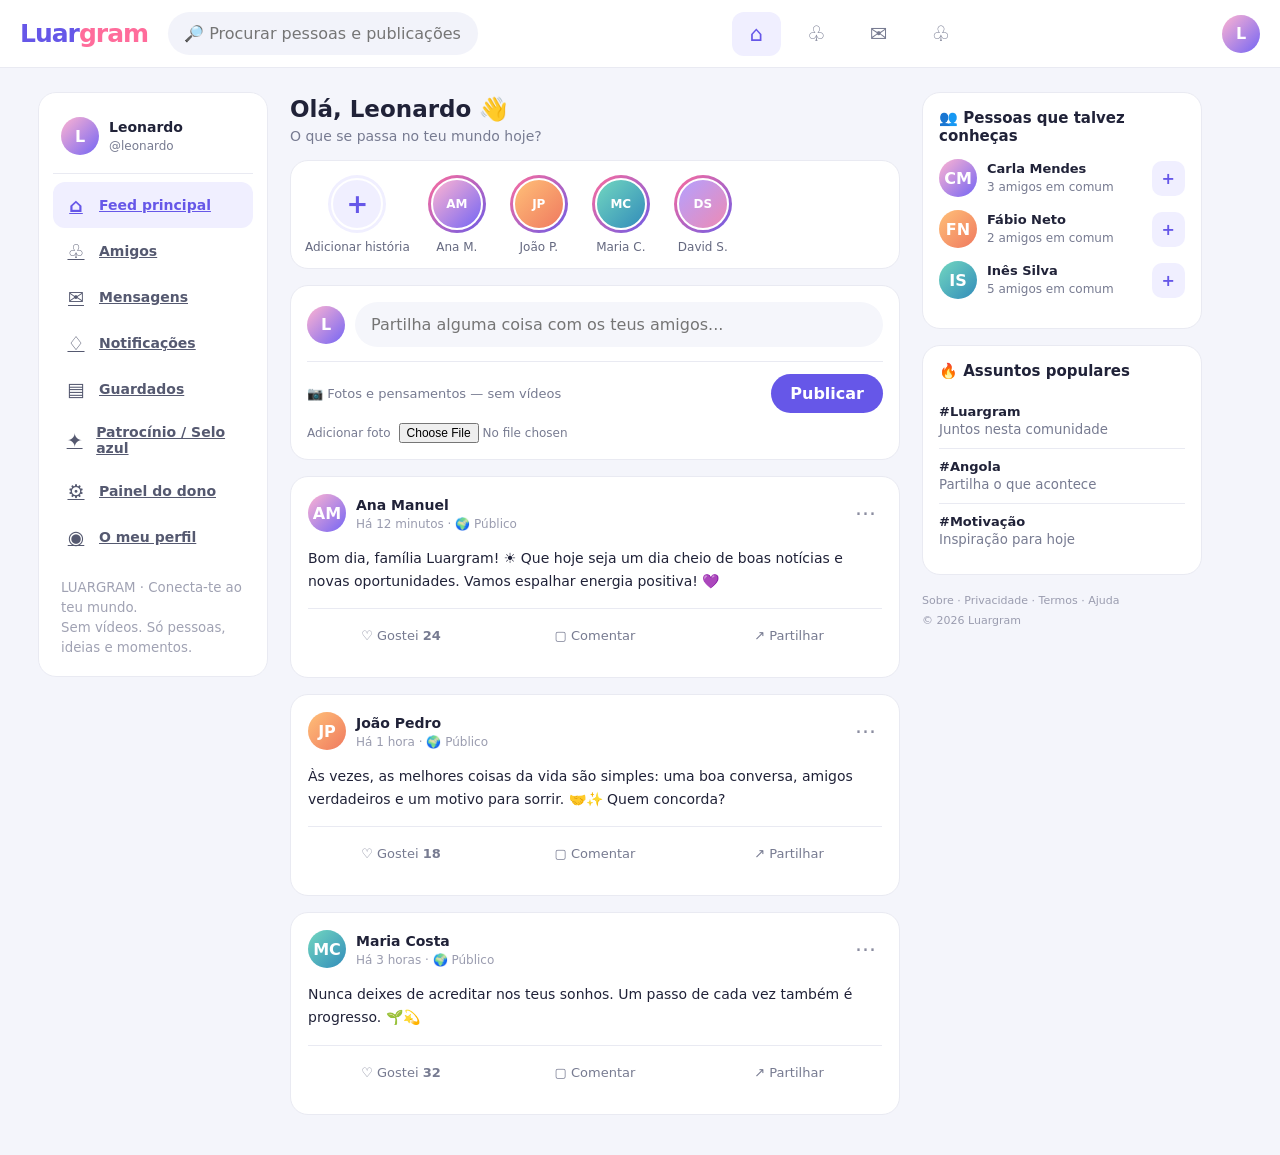
<file: index.html>
<!DOCTYPE html>
<html lang="pt">
<head>
<meta charset="UTF-8">
<meta name="viewport" content="width=device-width, initial-scale=1">
<title>Luargram — conecta-te ao teu mundo</title>
<style>
:root{--blue:#6657e8;--blue2:#5142d5;--bg:#f4f5fb;--card:#fff;--text:#202238;--muted:#777b91;--line:#e9eaf2;--pink:#ff6c9b}
*{box-sizing:border-box}body{margin:0;background:var(--bg);font-family:Inter,system-ui,-apple-system,Segoe UI,sans-serif;color:var(--text)}
button,input,textarea{font:inherit}button{cursor:pointer;border:0}.top{height:68px;background:#fff;border-bottom:1px solid var(--line);display:flex;align-items:center;gap:20px;padding:0 max(18px,calc((100% - 1240px)/2));position:sticky;top:0;z-index:5}
.brand{font-size:25px;font-weight:850;letter-spacing:-1px;color:var(--blue);white-space:nowrap}.brand span{color:var(--pink)}
.search{background:#f2f3fa;border:0;border-radius:24px;padding:12px 16px;max-width:310px;width:100%;outline:none}.topnav{display:flex;gap:8px;margin:auto}.navbtn{background:transparent;color:var(--muted);font-size:21px;padding:10px 18px;border-radius:12px}.navbtn.active,.navbtn:hover{background:#f0efff;color:var(--blue)}.avatar{width:38px;height:38px;border-radius:50%;background:linear-gradient(135deg,#ffb4d1,#7465f4);display:grid;place-items:center;color:white;font-weight:800;flex-shrink:0}
.layout{max-width:1240px;margin:24px auto;padding:0 18px;display:grid;grid-template-columns:230px minmax(0,610px) 280px;gap:22px}.panel,.post,.composer,.stories{background:var(--card);border:1px solid var(--line);border-radius:18px}.side{position:sticky;top:88px;align-self:start;padding:14px}.profile-mini{display:flex;align-items:center;gap:10px;padding:10px 8px 18px;border-bottom:1px solid var(--line);margin-bottom:8px}.profile-mini strong{display:block;font-size:14px}.muted{color:var(--muted);font-size:12px}.sideitem{display:flex;align-items:center;gap:12px;padding:12px;border-radius:12px;color:#555970;font-weight:600;font-size:14px}.sideitem:hover,.sideitem.sel{background:#f0efff;color:var(--blue)}.sideitem i{font-style:normal;font-size:19px;width:22px;text-align:center}.side small{display:block;color:#a0a2b3;line-height:1.5;padding:18px 8px 4px}
.center{min-width:0}.welcome{margin:4px 0 16px}.welcome h2{margin:0 0 5px;font-size:23px}.welcome p{margin:0;color:var(--muted);font-size:14px}.stories{padding:14px;display:flex;gap:12px;overflow:auto;margin-bottom:16px}.story{min-width:70px;text-align:center;font-size:12px;color:#656980}.storyring{padding:3px;border-radius:50%;background:linear-gradient(135deg,#ff6c9b,#6c5ce7);width:58px;height:58px;margin:0 auto 7px}.storyring .avatar{width:52px;height:52px;border:2px solid white}.story.add .storyring{background:#f0efff}.story.add .avatar{background:#f0efff;color:var(--blue);font-size:26px}
.composer{padding:16px;margin-bottom:16px}.compose-top{display:flex;gap:10px;align-items:center}.compose-top input{flex:1;min-width:0;border:0;background:#f5f6fb;padding:13px 16px;border-radius:24px;outline:none}.compose-actions{display:flex;justify-content:space-between;align-items:center;border-top:1px solid var(--line);margin-top:14px;padding-top:12px}.compose-actions span{font-size:13px;color:var(--muted)}.primary{background:var(--blue);color:#fff;padding:10px 19px;border-radius:22px;font-weight:700}.primary:hover{background:var(--blue2)}
.post{padding:17px;margin-bottom:16px}.posthead{display:flex;align-items:center;gap:10px}.posthead .meta{flex:1}.posthead strong{font-size:14px}.posthead .when{display:block;color:#9a9caf;font-size:12px;margin-top:3px}.more{background:transparent;color:#8b8da0;font-size:22px}.posttext{font-size:14px;line-height:1.65;margin:15px 0}.postimage{width:100%;max-height:340px;object-fit:cover;border-radius:13px;background:#f0efff;display:block}.postactions{display:flex;gap:8px;border-top:1px solid var(--line);margin-top:14px;padding-top:11px}.action{flex:1;background:transparent;color:#777b91;padding:8px 4px;border-radius:9px;font-size:13px}.action:hover,.action.liked{background:#f0efff;color:var(--blue)}.commentbox{display:none;margin-top:12px;gap:8px}.commentbox.show{display:flex}.commentbox input{flex:1;min-width:0;border:1px solid var(--line);border-radius:20px;padding:10px 13px;outline:none}.commentlist{font-size:13px;margin-top:9px;color:#555970}.right{padding:16px;margin-bottom:16px}.right h3{font-size:15px;margin:0 0 14px}.friend{display:flex;align-items:center;gap:10px;margin:13px 0}.friend .info{flex:1}.friend strong{font-size:13px;display:block}.addfriend{color:var(--blue);background:#f0efff;border-radius:10px;padding:8px 10px;font-weight:700}.trend{padding:10px 0;border-bottom:1px solid var(--line)}.trend:last-child{border:0}.trend strong{font-size:13px;display:block}.trend small{color:var(--muted)}.foot{font-size:11px;color:#9a9caf;line-height:1.8}.empty{display:none;text-align:center;padding:30px;color:var(--muted)}
@media(max-width:1050px){.layout{grid-template-columns:205px minmax(0,1fr)}.rightcol{display:none}.topnav{margin-left:auto;margin-right:0}.search{max-width:220px}}
@media(max-width:700px){.top{height:60px;padding:0 12px;gap:10px}.brand{font-size:22px}.search{max-width:none;flex:1;padding:10px 12px;width:90px}.topnav{display:none}.top .avatar{width:34px;height:34px}.layout{display:block;margin:15px auto;padding:0 10px}.leftcol{display:none}.welcome h2{font-size:21px}.stories{border-radius:15px}.post,.composer{padding:13px;border-radius:15px}.postactions{gap:2px}.action{font-size:12px}.compose-actions span{font-size:12px}}
</style>
</head>
<body>
<header class="top">
  <div class="brand">Luar<span>gram</span></div>
  <input class="search" id="search" placeholder="🔎 Procurar pessoas e publicações" aria-label="Pesquisar">
  <nav class="topnav" aria-label="Navegação"><button class="navbtn active" title="Início">⌂</button><button class="navbtn" title="Amigos" onclick="notify('A área de amigos está em demonstração.')">♧</button><button class="navbtn" title="Mensagens" onclick="notify('As mensagens serão ligadas numa próxima versão.')">✉</button><button class="navbtn" title="Notificações" onclick="notify('Não tens novas notificações.')">♧</button></nav>
  <div class="avatar" title="O teu perfil">L</div>
</header>
<div class="layout">
<aside class="leftcol">
 <div class="panel side">
  <div class="profile-mini"><div class="avatar">L</div><div><strong>Leonardo</strong><span class="muted">@leonardo</span></div></div>
  <a class="sideitem sel" href="#"><i>⌂</i> Feed principal</a>
  <a class="sideitem" href="#amigos"><i>♧</i> Amigos</a>
  <a class="sideitem" href="#mensagens" onclick="notify('Mensagens: em breve!')"><i>✉</i> Mensagens</a>
  <a class="sideitem" href="#notificacoes" onclick="notify('Não tens novas notificações.')"><i>♢</i> Notificações</a>
  <a class="sideitem" href="#guardados" onclick="notify('Publicações guardadas: em breve!')"><i>▤</i> Guardados</a>
  <a class="sideitem" href="#servicos" onclick="openPay()"><i>✦</i> Patrocínio / Selo azul</a>
  <a class="sideitem" href="#admin" onclick="openAdmin()"><i>⚙</i> Painel do dono</a>
  <a class="sideitem" href="#perfil" onclick="notify('Perfil de demonstração.')"><i>◉</i> O meu perfil</a>
  <small>LUARGRAM · Conecta-te ao teu mundo.<br>Sem vídeos. Só pessoas, ideias e momentos.</small>
 </div>
</aside>
<main class="center">
 <div class="welcome"><h2>Olá, Leonardo 👋</h2><p>O que se passa no teu mundo hoje?</p></div>
 <section class="stories" aria-label="Histórias">
  <div class="story add"><div class="storyring"><div class="avatar">+</div></div><span>Adicionar história</span></div>
  <div class="story"><div class="storyring"><div class="avatar">AM</div></div><span>Ana M.</span></div>
  <div class="story"><div class="storyring"><div class="avatar" style="background:linear-gradient(135deg,#ffc078,#ef795f)">JP</div></div><span>João P.</span></div>
  <div class="story"><div class="storyring"><div class="avatar" style="background:linear-gradient(135deg,#72d7c0,#328cba)">MC</div></div><span>Maria C.</span></div>
  <div class="story"><div class="storyring"><div class="avatar" style="background:linear-gradient(135deg,#b4a0ff,#ed8ab4)">DS</div></div><span>David S.</span></div>
 </section>
 <section class="composer">
  <div class="compose-top"><div class="avatar">L</div><input id="postInput" placeholder="Partilha alguma coisa com os teus amigos..." maxlength="1000"></div>
  <div class="compose-actions"><span>📷 Fotos e pensamentos — sem vídeos</span><button class="primary" onclick="publish()">Publicar</button></div>
  <label style="display:flex;align-items:center;gap:8px;font-size:12px;color:#777b91;margin-top:10px">Adicionar foto <input id="photoInput" type="file" accept="image/*" style="max-width:190px;font-size:12px"></label>
 </section>
 <div id="feed">
  <article class="post" data-search="ana manuel bom dia comunidade amizade">
   <div class="posthead"><div class="avatar">AM</div><div class="meta"><strong>Ana Manuel</strong><span class="when">Há 12 minutos · 🌍 Público</span></div><button class="more" aria-label="Mais opções">···</button></div>
   <p class="posttext">Bom dia, família Luargram! ☀️ Que hoje seja um dia cheio de boas notícias e novas oportunidades. Vamos espalhar energia positiva! 💜</p>
   <div class="postactions"><button class="action" onclick="like(this)">♡ <span>Gostei</span> <b>24</b></button><button class="action" onclick="toggleComments(this)">▢ Comentar</button><button class="action" onclick="sharePost(this)">↗ Partilhar</button></div>
   <div class="commentbox"><input placeholder="Escreve um comentário..." maxlength="300"><button class="primary" onclick="comment(this)">Enviar</button></div><div class="commentlist"></div>
  </article>
  <article class="post" data-search="joão pedro luanda amigos fim de semana">
   <div class="posthead"><div class="avatar" style="background:linear-gradient(135deg,#ffc078,#ef795f)">JP</div><div class="meta"><strong>João Pedro</strong><span class="when">Há 1 hora · 🌍 Público</span></div><button class="more" aria-label="Mais opções">···</button></div>
   <p class="posttext">Às vezes, as melhores coisas da vida são simples: uma boa conversa, amigos verdadeiros e um motivo para sorrir. 🤝✨ Quem concorda?</p>
   <div class="postactions"><button class="action" onclick="like(this)">♡ <span>Gostei</span> <b>18</b></button><button class="action" onclick="toggleComments(this)">▢ Comentar</button><button class="action" onclick="sharePost(this)">↗ Partilhar</button></div>
   <div class="commentbox"><input placeholder="Escreve um comentário..." maxlength="300"><button class="primary" onclick="comment(this)">Enviar</button></div><div class="commentlist"></div>
  </article>
  <article class="post" data-search="maria costa motivação sonhos">
   <div class="posthead"><div class="avatar" style="background:linear-gradient(135deg,#72d7c0,#328cba)">MC</div><div class="meta"><strong>Maria Costa</strong><span class="when">Há 3 horas · 🌍 Público</span></div><button class="more" aria-label="Mais opções">···</button></div>
   <p class="posttext">Nunca deixes de acreditar nos teus sonhos. Um passo de cada vez também é progresso. 🌱💫</p>
   <div class="postactions"><button class="action" onclick="like(this)">♡ <span>Gostei</span> <b>32</b></button><button class="action" onclick="toggleComments(this)">▢ Comentar</button><button class="action" onclick="sharePost(this)">↗ Partilhar</button></div>
   <div class="commentbox"><input placeholder="Escreve um comentário..." maxlength="300"><button class="primary" onclick="comment(this)">Enviar</button></div><div class="commentlist"></div>
  </article>
 </div>
 <div class="empty" id="empty">Não encontrámos publicações com essa pesquisa.</div>
</main>
<aside class="rightcol">
 <section class="panel right" id="amigos"><h3>👥 Pessoas que talvez conheças</h3>
  <div class="friend"><div class="avatar">CM</div><div class="info"><strong>Carla Mendes</strong><span class="muted">3 amigos em comum</span></div><button class="addfriend" onclick="addFriend(this)">+</button></div>
  <div class="friend"><div class="avatar" style="background:linear-gradient(135deg,#ffc078,#ef795f)">FN</div><div class="info"><strong>Fábio Neto</strong><span class="muted">2 amigos em comum</span></div><button class="addfriend" onclick="addFriend(this)">+</button></div>
  <div class="friend"><div class="avatar" style="background:linear-gradient(135deg,#72d7c0,#328cba)">IS</div><div class="info"><strong>Inês Silva</strong><span class="muted">5 amigos em comum</span></div><button class="addfriend" onclick="addFriend(this)">+</button></div>
 </section>
 <section class="panel right"><h3>🔥 Assuntos populares</h3>
  <div class="trend"><strong>#Luargram</strong><small>Juntos nesta comunidade</small></div><div class="trend"><strong>#Angola</strong><small>Partilha o que acontece</small></div><div class="trend"><strong>#Motivação</strong><small>Inspiração para hoje</small></div>
 </section>
 <div class="foot">Sobre · Privacidade · Termos · Ajuda<br>© 2026 Luargram</div>
</aside>
</div>

<style>
.modalback{display:none;position:fixed;inset:0;background:rgba(25,22,54,.55);z-index:20;align-items:center;justify-content:center;padding:16px}
.modalback.open{display:flex}.modal{background:#fff;width:min(100%,520px);max-height:90vh;overflow:auto;border-radius:20px;padding:22px;box-shadow:0 20px 70px #17133a33}.modal h2{margin:0 0 8px;font-size:22px}.modal p{color:#73778d;font-size:14px;line-height:1.55}.modalhead{display:flex;justify-content:space-between;align-items:center;margin-bottom:15px}.close{background:#f1f1f8;border-radius:50%;width:35px;height:35px;font-size:20px}.field{display:block;margin:12px 0;font-size:13px;font-weight:700;color:#555970}.field input,.field select,.field textarea{display:block;width:100%;margin-top:6px;padding:12px;border:1px solid #e4e5ef;border-radius:11px;background:white;outline-color:#6657e8}.servicechoice{display:flex;gap:10px;margin:14px 0}.servicechoice button{flex:1;text-align:left;border:1px solid #e5e5f0;background:#fafaff;border-radius:13px;padding:14px;color:#303149}.servicechoice button.chosen{border:2px solid #6657e8;background:#f3f1ff}.price{font-weight:800;font-size:20px;display:block;margin-top:7px;color:#5142d5}.notice{padding:12px;border-radius:12px;background:#f4f2ff;color:#5142d5;font-size:13px;line-height:1.5}.status{display:inline-block;border-radius:20px;padding:5px 9px;font-size:11px;font-weight:800;background:#fff0d8;color:#966100}.adminstats{display:grid;grid-template-columns:repeat(3,1fr);gap:8px;margin:14px 0}.stat{background:#f6f6fc;border-radius:12px;padding:12px}.stat strong{display:block;font-size:21px}.stat small{font-size:11px;color:#777b91}.request{border:1px solid #e8e8f2;border-radius:13px;padding:13px;margin:10px 0}.requesttop{display:flex;justify-content:space-between;gap:8px;align-items:center}.request small{color:#777b91}.adminbtns{display:flex;gap:8px;margin-top:10px}.approve{background:#e6f8ee;color:#187849;border-radius:9px;padding:9px 12px;font-weight:700}.reject{background:#fff0f0;color:#b33c4a;border-radius:9px;padding:9px 12px;font-weight:700}.secondary{background:#f1f1f8;color:#555970;border-radius:10px;padding:10px 13px;font-weight:700}.adminlock{background:#fff7e8;padding:12px;border-radius:12px;color:#805d15;font-size:13px;line-height:1.5}
</style>
<div class="modalback" id="payModal" role="dialog" aria-modal="true" aria-label="Patrocínio e selo azul">
 <div class="modal">
  <div class="modalhead"><div><div class="brand">Luar<span>gram</span></div><h2 style="margin-top:8px">Patrocínio e Selo azul</h2></div><button class="close" onclick="closeModal('payModal')">×</button></div>
  <p>Escolhe o serviço que pretendes solicitar. O pedido só será ativado depois de o administrador confirmar o pagamento.</p>
  <div class="servicechoice">
   <button id="chooseAd" class="chosen" onclick="chooseService('Publicidade')">📣 <b>Patrocínio de publicidade</b><span class="price" id="adPrice">500 Kz</span></button>
   <button id="chooseBlue" onclick="chooseService('Selo azul')">☑️ <b>Selo azul</b><span class="price" id="bluePrice">1.000 Kz</span></button>
  </div>
  <label class="field">O teu nome<input id="payCustomer" placeholder="O teu nome completo" maxlength="100" required></label>
  <label class="field">Nome da conta ou página<input id="payName" placeholder="Ex.: Loja do João" maxlength="100" required></label>
  <label class="field">Detalhes do pedido<textarea id="payDetails" rows="2" placeholder="Explica brevemente o que pretendes promover ou verificar"></textarea></label>
  <div class="notice"><b>Pagamento via Multicaixa Express</b><br>Número indicado pelo proprietário:<br><strong style="font-size:20px;letter-spacing:1px">944 589 164</strong><br>Efetua o pagamento apenas depois de confirmares o valor com o responsável. Este protótipo não confirma transferências automaticamente.</div>
  <label class="field">Referência / código da operação (se disponível)<input id="payReference" placeholder="Código da operação"></label>
  <label class="field">Enviar comprovativo (JPG, PNG, WEBP ou PDF; máximo 5 MB)<input id="receipt" type="file" accept="image/jpeg,image/png,image/webp,application/pdf" required></label>
  <p style="font-size:12px">O pedido será guardado no servidor e ficará pendente até o administrador confirmar manualmente o pagamento.</p>
  <button class="primary" style="width:100%" onclick="submitPayment()">Enviar pedido para aprovação</button>
  <div id="payMessage" class="notice" style="display:none;margin-top:12px"></div>
 </div>
</div>
<script>
let chosenService='Publicidade';
let demoPrices={Publicidade:500,'Selo azul':1000};
function openPay(){document.getElementById('payModal').classList.add('open')}
function openAdmin(){window.location.href='/admin.html'}
function closeModal(id){document.getElementById(id).classList.remove('open')}
function chooseService(service){chosenService=service;document.getElementById('chooseAd').classList.toggle('chosen',service==='Publicidade');document.getElementById('chooseBlue').classList.toggle('chosen',service==='Selo azul')}
function fmtPrice(n){return Number(n).toLocaleString('pt-PT')+' Kz'}
async function submitPayment(){
 const customer=document.getElementById('payCustomer').value.trim(),name=document.getElementById('payName').value.trim(),file=document.getElementById('receipt').files[0],reference=document.getElementById('payReference').value.trim();
 if(!customer||!name){notify('Preenche o teu nome e o nome da conta/página.');return}if(!file){notify('Anexa o comprovativo do pagamento.');return}
 const form=new FormData();form.append('customer_name',customer);form.append('account_name',name);form.append('payment_type',chosenService==='Selo azul'?'blue_badge':'advertising_sponsorship');form.append('transaction_reference',reference);form.append('receipt',file);
 const msg=document.getElementById('payMessage');msg.style.display='block';msg.textContent='A enviar pedido...';
 try{const response=await fetch('/api/payments',{method:'POST',body:form,credentials:'same-origin'});const data=await response.json();if(!response.ok)throw new Error(data.error||'Não foi possível enviar o pedido.');msg.textContent=data.message+' Número do pedido: '+data.request_id+'. Guarda este número.';document.getElementById('payCustomer').value='';document.getElementById('payName').value='';document.getElementById('payReference').value='';document.getElementById('receipt').value=''}catch(e){msg.textContent=e.message||'Erro de ligação. Tenta novamente'}
}
</script>

<script>
const $=s=>document.querySelector(s);
function notify(msg){alert(msg)}
function like(btn){let b=btn.querySelector('b'),liked=btn.classList.toggle('liked');b.textContent=Number(b.textContent)+(liked?1:-1);btn.querySelector('span').textContent=liked?'Gostaste':'Gostei';btn.firstChild.textContent=liked?'♥ ':'♡ '}
function toggleComments(btn){btn.closest('.post').querySelector('.commentbox').classList.toggle('show')}
function comment(btn){let box=btn.parentElement,input=box.querySelector('input'),val=input.value.trim();if(!val)return;let list=box.nextElementSibling,el=document.createElement('div');el.textContent='Tu: '+val;el.style.cssText='padding:8px 10px;background:#f5f6fb;border-radius:10px;margin-top:6px';list.appendChild(el);input.value=''}
function sharePost(btn){let p=btn.closest('.post').querySelector('.posttext').innerText;if(navigator.share)navigator.share({title:'Luargram',text:p}).catch(()=>{});else if(navigator.clipboard)navigator.clipboard.writeText(p).then(()=>notify('Texto da publicação copiado!')).catch(()=>notify(p));else notify(p)}
function addFriend(btn){btn.textContent=btn.textContent==='+'?'✓':'+';btn.style.background=btn.textContent==='✓'?'#e8f8ef':'#f0efff';btn.style.color=btn.textContent==='✓'?'#188653':'#5142d5'}
function publish(){let input=$('#postInput'),txt=input.value.trim(),file=$('#photoInput').files[0];if(!txt&&!file){notify('Escreve alguma coisa ou escolhe uma foto antes de publicar.');return}let post=document.createElement('article');post.className='post';post.dataset.search=(txt||'').toLowerCase();let safe=document.createElement('p');safe.className='posttext';safe.textContent=txt;post.innerHTML='<div class="posthead"><div class="avatar">L</div><div class="meta"><strong>Leonardo</strong><span class="when">Agora mesmo · 🌍 Público</span></div></div>';if(txt)post.appendChild(safe);if(file){if(!file.type.startsWith('image/')){notify('Escolhe um ficheiro de imagem.');return}let img=document.createElement('img');img.className='postimage';img.alt='Foto publicada';img.src=URL.createObjectURL(file);post.appendChild(img)}post.insertAdjacentHTML('beforeend','<div class="postactions"><button class="action" onclick="like(this)">♡ <span>Gostei</span> <b>0</b></button><button class="action" onclick="toggleComments(this)">▢ Comentar</button><button class="action" onclick="sharePost(this)">↗ Partilhar</button></div><div class="commentbox"><input placeholder="Escreve um comentário..." maxlength="300"><button class="primary" onclick="comment(this)">Enviar</button></div><div class="commentlist"></div>');$('#feed').prepend(post);input.value='';$('#photoInput').value='';post.scrollIntoView({behavior:'smooth',block:'start'})}
$('#search').addEventListener('input',e=>{let q=e.target.value.toLowerCase().trim(),shown=0;document.querySelectorAll('.post').forEach(p=>{let yes=(p.innerText+' '+(p.dataset.search||'')).toLowerCase().includes(q);p.style.display=yes?'block':'none';if(yes)shown++});$('#empty').style.display=shown?'none':'block'});
document.querySelectorAll('.navbtn').forEach(b=>b.addEventListener('click',()=>{document.querySelectorAll('.navbtn').forEach(x=>x.classList.remove('active'));b.classList.add('active')}));
</script>
</body></html>
</file>
